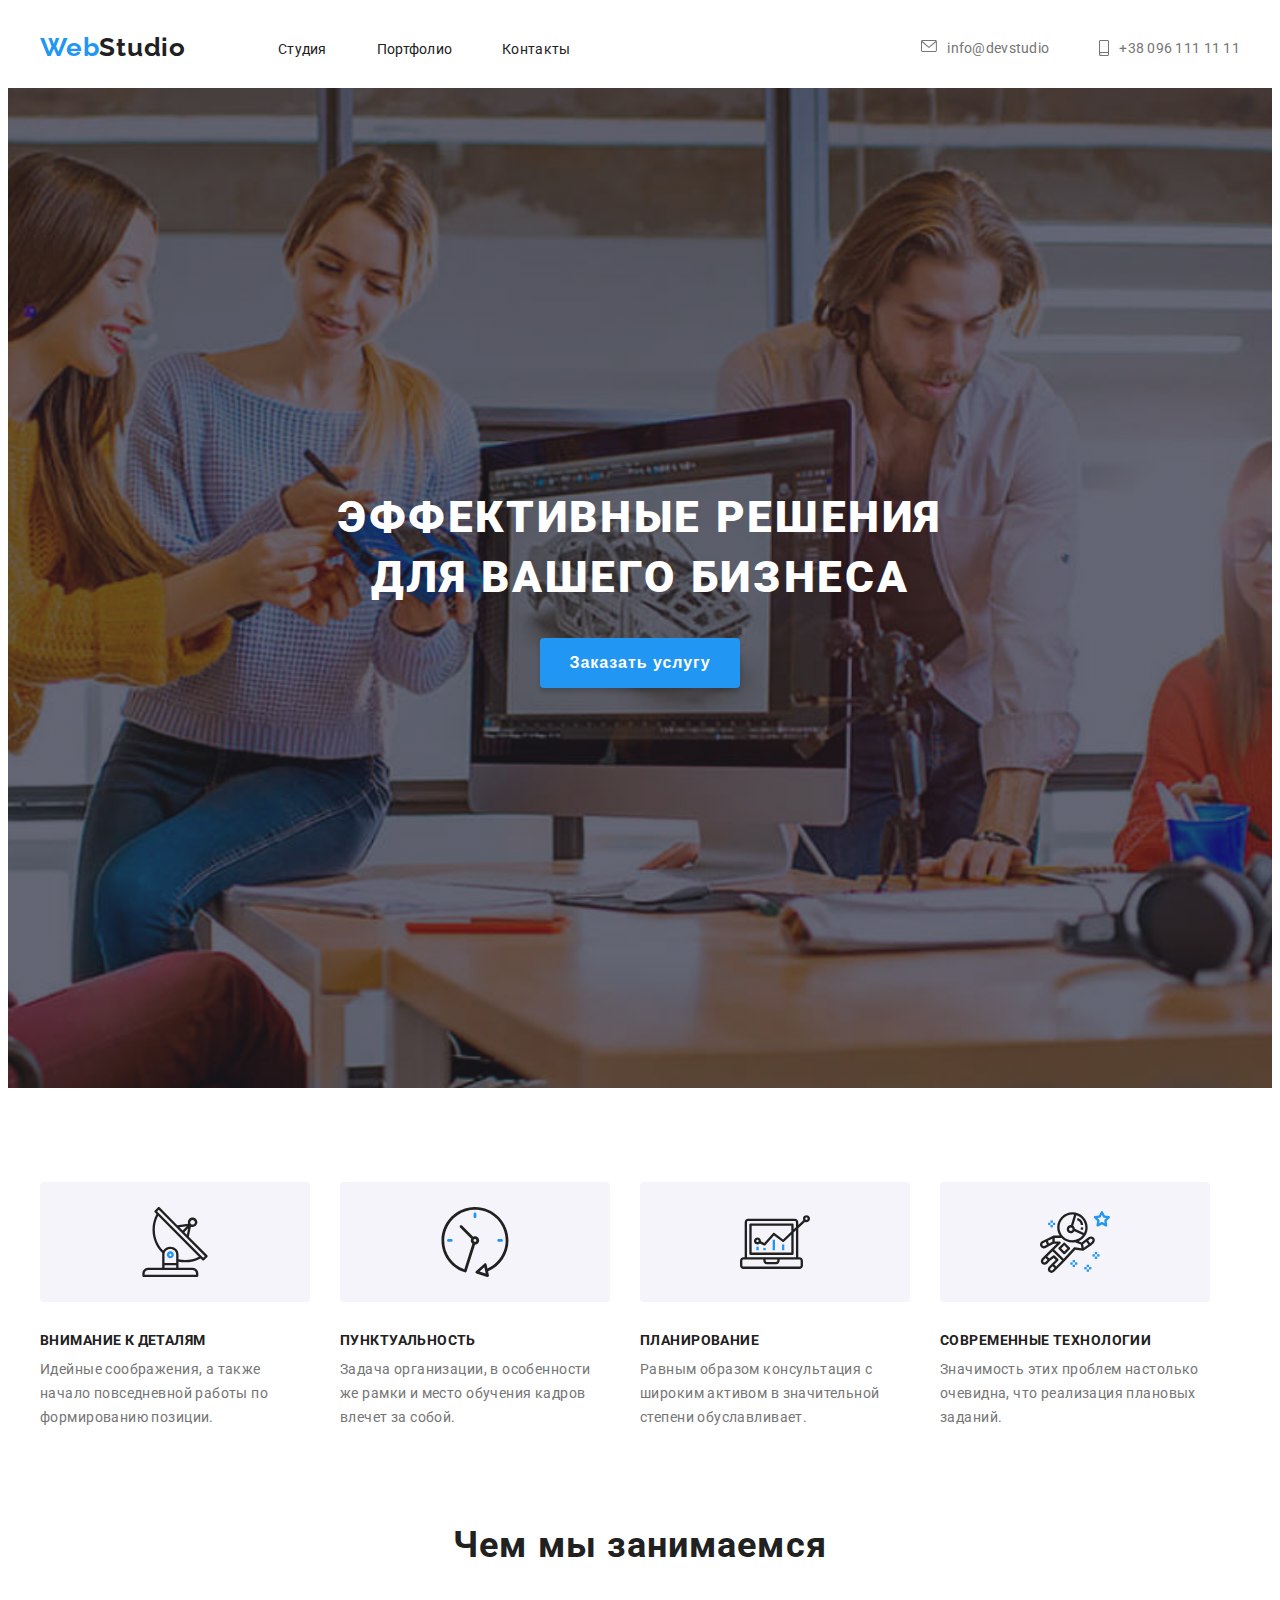
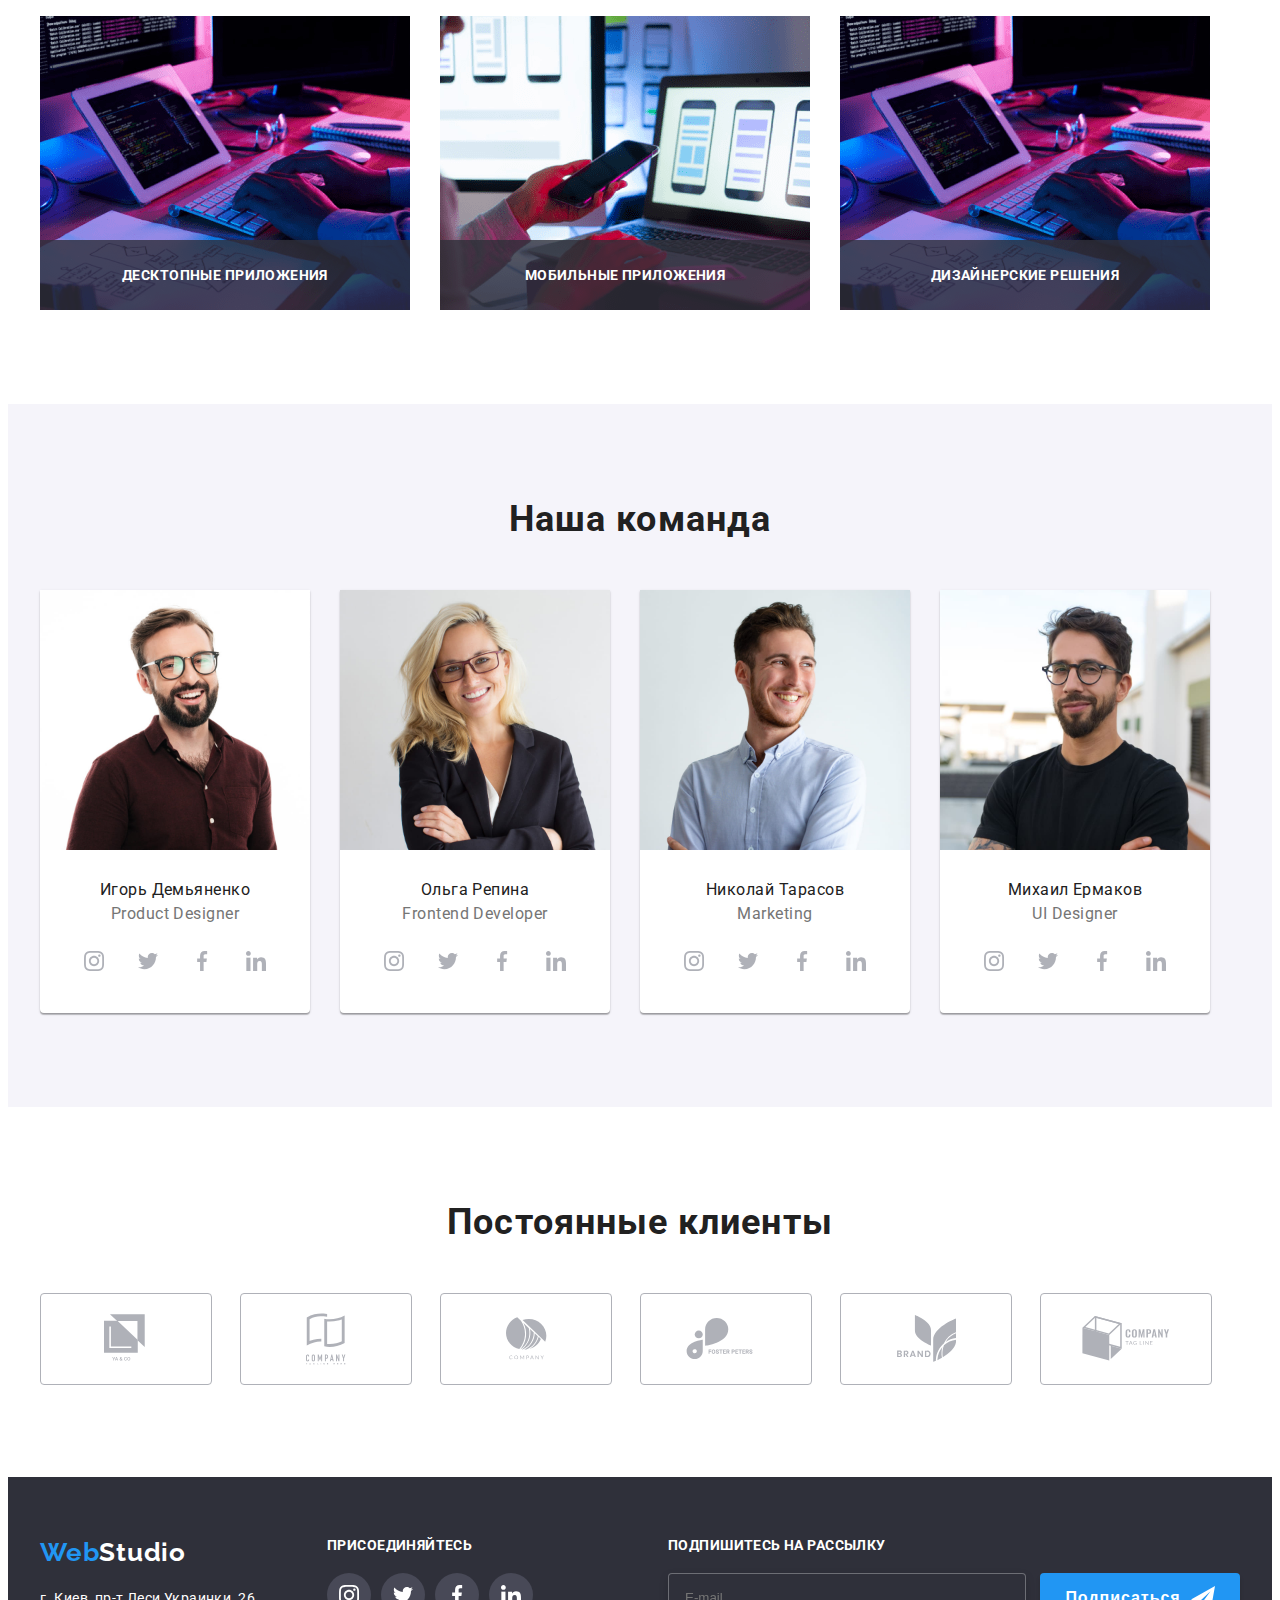
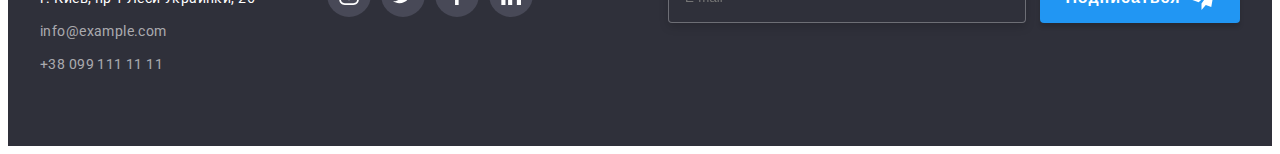
<file: index.html>
<!DOCTYPE html>
<html lang="ru">

<head>
    <meta charset="UTF-8">
    <meta name="viewport" content="width=device-width, initial-scale=1.0">
    <title>Document</title>
    <link rel="preconnect" href="https://fonts.gstatic.com">
    <link href="https://fonts.googleapis.com/css2?family=Raleway:wght@700&family=Roboto:wght@400;500;700;900&display=swap"
        rel="stylesheet">
    <link rel="stylesheet" href="https://cdnjs.cloudflare.com/ajax/libs/modern-normalize/1.0.0/modern-normalize.css"
        integrity="sha512-Zx6MlUMKSVJoQ+83OwhdILe8cSEsCzfqThJd7J/VA2UrK6Ctj85p+xzqfyuNXE5B1k25uUdmJ2OzItbBy9GHAQ=="
        crossorigin="anonymous" />
    <link rel="stylesheet" href="./css/style.css">
</head>

<body >
    <header class="header">
        <div class="container"> 
            <nav class="navigation">
                <a class="logotype" href="./index.html">
                    Web<span class="logo-img">Studio</span>
                </a>
                <ul class="navigation-list list">
                    <li class="navigation-list-item">
                        <a class="navigation-list-link link current" href="./index.html">Студия</a>
                    </li>
                    <li class="navigation-list-item">
                        <a class="navigation-list-link link" href="./portfolio.html">Портфолио</a>
                    </li>
                    <li class="navigation-list-item">
                        <a class="navigation-list-link link" href="#">Контакты</a>
                    </li>
                </ul>
            </nav>

            <ul class="contacts">
                <li class="contacts-list list">
                    <a class="mail-link link" href="mailto:info@devstudio.com">
                        <svg class="mail-list-icon">
                            <use href="./img/sprite.svg.svg#icon-envelope"></use>
                        </svg>info@devstudio
                    </a>
                </li>
                <li class="contacts-list list">
                    <a class="tel-link link" href="tel:+380961111111">
                        <svg class="tel-list-icon">
                            <use href="./img/sprite.svg.svg#icon-smartphone"></use>
                        </svg>+38 096 111 11 11
                    </a>
                </li>
            </ul>
                
            
            
        </div>
    </header>
    
    <main>
        <!--HERO-->
        <section class="hero-container">
            <div class="container">
                <div class="headline-top">
                    <h1 class="headline">Эффективные решения для вашего бизнеса</h1>
                </div>
                <div class="modal-button-block">
                    <button class="modal-button" type="button" data-modal-open>Заказать услугу</button>
                </div> 
            </div> 
        </section>
        
        <!--BENEFITS-->
        <section class="benefits">
            <div class="container">
                <h2 hidden>Benefits</h2>
                <ul class="text-container list">
                    <li class="description">
                        <div class="description-list-link">
                            <svg class="description-list-icon">
                                <use href="./img/sprite.svg.svg#icon-antenna"></use>
                            </svg>
                        </div>
                        <h3 class="title-benefits">Внимание к деталям</h3>
                        <p class="description-text">Идейные соображения, а также начало повседневной работы по формированию позиции.</p>    
                    </li>

                    <li class="description">
                        <div class="description-list-link">
                            <svg class="description-list-icon">
                                <use href="./img/sprite.svg.svg#icon-clock"></use>
                            </svg>
                        </div>
                        <h3 class="title-benefits">Пунктуальность</h3>
                        <p class="description-text">Задача организации, в особенности же рамки и место обучения кадров влечет за собой.</p>
                    </li>

                    <li class="description">
                        <div class="description-list-link">
                            <svg class="description-list-icon">
                                <use href="./img/sprite.svg.svg#icon-diagram"></use>
                            </svg>
                        </div>
                        <h3 class="title-benefits">Планирование</h3>
                        <p class="description-text">Равным образом консультация с широким активом в значительной степени обуславливает.</p>
                    </li>

                    <li class="description">
                        <div class="description-list-link">
                            <svg class="description-list-icon">
                                <use href="./img/sprite.svg.svg#icon-astronaut"></use>
                            </svg>
                        </div>
                        <h3 class="title-benefits">Современные технологии</h3>
                        <p class="description-text">Значимость этих проблем настолько очевидна, что реализация плановых заданий.</p> 
                    </li>
                </ul>
            </div>
        </section>

        <!--mission-->
        <section class="options">
            <div class="container">
                <h2 class="options-title">Чем мы занимаемся</h2>
                <ul class="images-container list">
                    <li class="images">
                        <img class="foto-task" src="./img/our_deals/img1.png" alt="верстает код" width="370px">
                        <div class="text-list">
                            <p class="text-position">Десктопные приложения</p>
                        </div>
                    </li>
                    <li class="images">
                        <img class="foto-task" src="./img/our_deals/img2.png" alt="разрабатывает дизайн" width="370px">
                        <div class="text-list">
                            <p class="text-position">Мобильные приложения</p>
                        </div>
                    </li>
                    <li class="images">
                        <img class="foto-task" src="./img/our_deals/img3.png" alt="подберает соотношение цветов" width="370px">
                        <div class="text-list">
                            <p class="text-position">Дизайнерские решения</p>
                        </div>
                    </li>
                </ul>
            </div>
        </section>

        <!--team-->
        <section class="prof-team">
            <div class="container">
                <h2 class="title title-team">Наша команда</h2>
                <ul class="team-container list">
                    <li class="team-list">
                        <img class="foto photo" src="./img/our_team/igor_demyanenko.jpg" alt="Игорь Демьяненко" width="270px">
                        <div class="name-list">
                            <h3 class="specialists">Игорь Демьяненко</h3>
                            <p class="profession" lang="en">Product Designer</p>
                            <ul class="list social-list">
                                <li class="social-list-item"> 
                                    <a href="#" class="social-list-link">
                                       <svg class="social-list-icon">
                                           <use href="./img/sprite.svg.svg#icon-instagram"></use>
                                       </svg>
                                    </a>
                                </li>
                                <li class="social-list-item"> 
                                    <a href="#" class="social-list-link">
                                       <svg class="social-list-icon">
                                           <use href="./img/sprite.svg.svg#icon-twitter"></use>
                                       </svg>
                                    </a>
                                </li>
                                <li class="social-list-item"> 
                                    <a href="#" class="social-list-link">
                                        <svg class="social-list-icon">
                                            <use href="./img/sprite.svg.svg#icon-facebook"></use>
                                        </svg>
                                    </a>
                                </li>
                                <li class="social-list-item">
                                    <a href="#" class="social-list-link">
                                        <svg class="social-list-icon">
                                            <use href="./img/sprite.svg.svg#icon-linkedin"></use>
                                        </svg>
                                    </a>
                                </li>
                            </ul>
                        </div>
                    </li>
                    <li class="team-list">
                        <img class="foto photo" src="./img/our_team/olha_repina.jpg" alt="Ольга Репина" width="270px">
                        <div class="name-list">
                            <h3 class="specialists">Ольга Репина</h3>
                            <p class="profession" lang="en">Frontend Developer</p>
                            <ul class="list social-list">
                                <li class="social-list-item">
                                    <a href="#" class="social-list-link">
                                        <svg class="social-list-icon">
                                            <use href="./img/sprite.svg.svg#icon-instagram"></use>
                                        </svg>
                                    </a>
                                </li>
                                <li class="social-list-item">
                                    <a href="#" class="social-list-link">
                                        <svg class="social-list-icon">
                                            <use href="./img/sprite.svg.svg#icon-twitter"></use>
                                        </svg>
                                    </a>
                                </li>
                                <li class="social-list-item">
                                    <a href="#" class="social-list-link">
                                        <svg class="social-list-icon">
                                            <use href="./img/sprite.svg.svg#icon-facebook"></use>
                                        </svg>
                                    </a>
                                </li>
                                <li class="social-list-item">
                                    <a href="#" class="social-list-link">
                                        <svg class="social-list-icon">
                                            <use href="./img/sprite.svg.svg#icon-linkedin"></use>
                                        </svg>
                                    </a>
                                </li>
                            </ul>
                        </div>
                    </li>
                    <li class="team-list">
                        <img class="foto photo" src="./img/our_team/nikolay_tarasov.jpg" alt="Николай Тарасов" width="270px">
                        <div class="name-list">
                            <h3 class="specialists">Николай Тарасов</h3>
                            <p class="profession" lang="en">Marketing</p>
                            <ul class="list social-list">
                                <li class="social-list-item">
                                    <a href="#" class="social-list-link">
                                        <svg class="social-list-icon">
                                            <use href="./img/sprite.svg.svg#icon-instagram"></use>
                                        </svg>
                                    </a>
                                </li>
                                <li class="social-list-item">
                                    <a href="#" class="social-list-link">
                                        <svg class="social-list-icon">
                                            <use href="./img/sprite.svg.svg#icon-twitter"></use>
                                        </svg>
                                    </a>
                                </li>
                                <li class="social-list-item">
                                    <a href="#" class="social-list-link">
                                        <svg class="social-list-icon">
                                            <use href="./img/sprite.svg.svg#icon-facebook"></use>
                                        </svg>
                                    </a>
                                </li>
                                <li class="social-list-item">
                                    <a href="#" class="social-list-link">
                                        <svg class="social-list-icon">
                                            <use href="./img/sprite.svg.svg#icon-linkedin"></use>
                                        </svg>
                                    </a>
                                </li>
                            </ul>
                        </div>
                    </li>
                    <li class="team-list">
                        <img class="foto photo" src="./img/our_team/michael_yermakov.jpg" alt="Михаил Ермаков" width="270px">
                        <div class="name-list">
                            <h3 class="specialists">Михаил Ермаков</h3>
                            <p class="profession" lang="en">UI Designer</p>
                            <ul class="list social-list">
                                <li class="social-list-item">
                                    <a href="#" class="social-list-link">
                                        <svg class="social-list-icon">
                                            <use href="./img/sprite.svg.svg#icon-instagram"></use>
                                        </svg>
                                    </a>
                                </li>
                                <li class="social-list-item">
                                    <a href="#" class="social-list-link">
                                        <svg class="social-list-icon">
                                            <use href="./img/sprite.svg.svg#icon-twitter"></use>
                                        </svg>
                                    </a>
                                </li>
                                <li class="social-list-item">
                                    <a href="#" class="social-list-link">
                                        <svg class="social-list-icon">
                                            <use href="./img/sprite.svg.svg#icon-facebook"></use>
                                        </svg>
                                    </a>
                                </li>
                                <li class="social-list-item">
                                    <a href="#" class="social-list-link">
                                        <svg class="social-list-icon">
                                            <use href="./img/sprite.svg.svg#icon-linkedin"></use>
                                        </svg>
                                    </a>
                                </li>
                            </ul>
                        </div>
                    </li>
                </ul>
            </div>
        </section>

        <section class="client">
            <div class="container">
                <h2 class="client-title">Постоянные клиенты</h2>
                <ul class="list client-list">
                    <li class="client-list-item">
                        <a href="#" class="client-list-link">
                            <svg class="client-list-icon" width="45" height="50">
                                <use href="./img/sprite.svg.svg#icon-logo-1"></use>
                            </svg>
                        </a>
                    </li>
                    <li class="client-list-item">
                        <a href="#" class="client-list-link">
                            <svg class="client-list-icon" width="40" height="52">
                                <use href="./img/sprite.svg.svg#icon-logo-2"></use>
                            </svg>
                        </a>
                    </li>
                    <li class="client-list-item">
                        <a href="#" class="client-list-link">
                            <svg class="client-list-icon" width="41" height="43">
                                <use href="./img/sprite.svg.svg#icon-logo-3"></use>
                            </svg>
                        </a>
                    </li>
                    <li class="client-list-item">
                        <a href="#" class="client-list-link">
                            <svg class="client-list-icon" width="80" height="42">
                                <use href="./img/sprite.svg.svg#icon-logo-4"></use>
                            </svg>
                        </a>
                    </li>
                    <li class="client-list-item">
                        <a href="#" class="client-list-link">
                            <svg class="client-list-icon" width="59" height="47">
                                <use href="./img/sprite.svg.svg#icon-logo-5"></use>
                            </svg>
                        </a>
                    </li>
                    <li class="client-list-item">
                        <a href="#" class="client-list-link">
                            <svg class="client-list-icon" width="88" height="45">
                                <use href="./img/sprite.svg.svg#icon-logo-6"></use>
                            </svg>
                        </a>
                    </li>
                </ul>
            </div>
        </section>
    </main>

    <footer class="footer">
        <div class="container">
            <div class="footer-container">
                <div class="logo-footer-item">
                    
                    <a class="logo link" href="./index.html">
                        Web<span class="logo-style-footer">Studio</span>
                    </a>
                
                    <address class="address">
                        <ul class="contacts-container-bottom list">
                            <li class="contacts-block">
                                <a class="contacts-list-link link" href="https://goo.gl/maps/PsjufFxybUBxxn2h6" target="_blank">г. Киев,
                                пр-т Леси Украинки, 26</a>
                            </li>
                            <li class="contacts-block">
                                <a class="contacts-list-link  contacts_list link" href="mailto:info@example.com">info@example.com</a>
                            </li>
                            <li class="contacts-block">
                                <a class="contacts-list-link contacts_list link" href="tel:+380991111111">+38 099 111 11 11</a>
                            </li>
                        </ul>
                    </address>     
                </div>      
                
                
                <div class="footer-social-block">
                    <b class="footer-social-title">Присоединяйтесь</b>
                    <ul class="list footer-social-list">
                        <li class="footer-social-list-item">
                            <a href="#" class="footer-social-list-link">
                                <svg class="footer-social-list-icon">
                                    <use href="./img/sprite.svg.svg#icon-instagram"></use>
                                </svg>
                            </a>
                        </li>
                        <li class="footer-social-list-item">
                            <a href="#" class="footer-social-list-link">
                                <svg class="footer-social-list-icon">
                                    <use href="./img/sprite.svg.svg#icon-twitter"></use>
                                </svg>
                            </a>
                        </li>
                        <li class="footer-social-list-item">
                            <a href="#" class="footer-social-list-link">
                                <svg class="footer-social-list-icon">
                                    <use href="./img/sprite.svg.svg#icon-facebook"></use>
                                </svg>
                            </a>
                        </li>
                        <li class="footer-social-list-item">
                            <a href="#" class="footer-social-list-link">
                                <svg class="footer-social-list-icon">
                                    <use href="./img/sprite.svg.svg#icon-linkedin"></use>
                                </svg>
                            </a>
                        </li>
                    </ul>
                </div>
                <form class="modal-form-sub">
                    <b class="sub-title">Подпишитесь на рассылку</b>
                    <span class="sub-item">
                        <input type="email" name="user-email" class="modal-form-input-sub" placeholder="E-mail">
                        <button type="submit" class="modal-form-sub-btn">Подписаться
                            <svg class="modal-form-sub-btn-icon">
                                <use href="./img/sprite.svg.svg#icon-icon-send"></use>
                            </svg>
                        </button>
                    </span>
                </form>
            </div>

        </div>
    </footer>

    <div class="backdrop is-hidden" data-modal>
        <div class="modal">
            <button type="button" class="modal-close-btn" data-modal-close>
                <svg class="close-btn-icon">
                    <use href="./img/sprite.svg.svg#icon-vector"></use>
                </svg>
            </button>

            <form action="#" class="modal-form">
                <p class="modal-form-title">Оставьте свои данные, мы вам перезвоним</p>
                <label class="modal-form-label">
                    Имя
                    <span class="modal-form-wrapper">
                        <input type="text" name="user-name" class="modal-form-input">
                        <svg class="modal-form-input-icon">
                            <use href="./img/sprite.svg.svg#icon-vector1"></use>
                        </svg>
                    </span>
                </label>

                <label class="modal-form-label">
                    Телефон
                    <span class="modal-form-wrapper">
                        <input type="tel" name="user-phone" class="modal-form-input">
                        <svg class="modal-form-input-icon">
                            <use href="./img/sprite.svg.svg#icon-vector2"></use>
                        </svg>
                    </span>
                </label>

                <label class="modal-form-label">
                    Почта
                    <span class="modal-form-wrapper">
                        <input type="email" name="user-email" class="modal-form-input">
                        <svg class="modal-form-input-icon">
                            <use href="./img/sprite.svg.svg#icon-vector3"></use>
                        </svg>
                    </span>
                </label>

                <label class="modal-form-label">
                    Коментарии
                    <textarea name="user-message" class="modal-form-message" placeholder="Введите текст"></textarea>
                </label>

                <span class="modal-checkbox">
                    <input type="checkbox" name="user-policy" id="check_policy" class="modal-form-check-policy visually-hidden">
                    <label for="check_policy" class="modal-form-label-policy">Соглашаюсь с рассылкой и принимаю &nbsp<a
                            class="check-link" href="#">Условия
                            договора</a>
                </span>
                <button type="submit" class="modal-form-btn">Отправить</button>
            </form>
        </div>
    </div>

    <script src="./js/modal.js"></script>
</body>
</file>
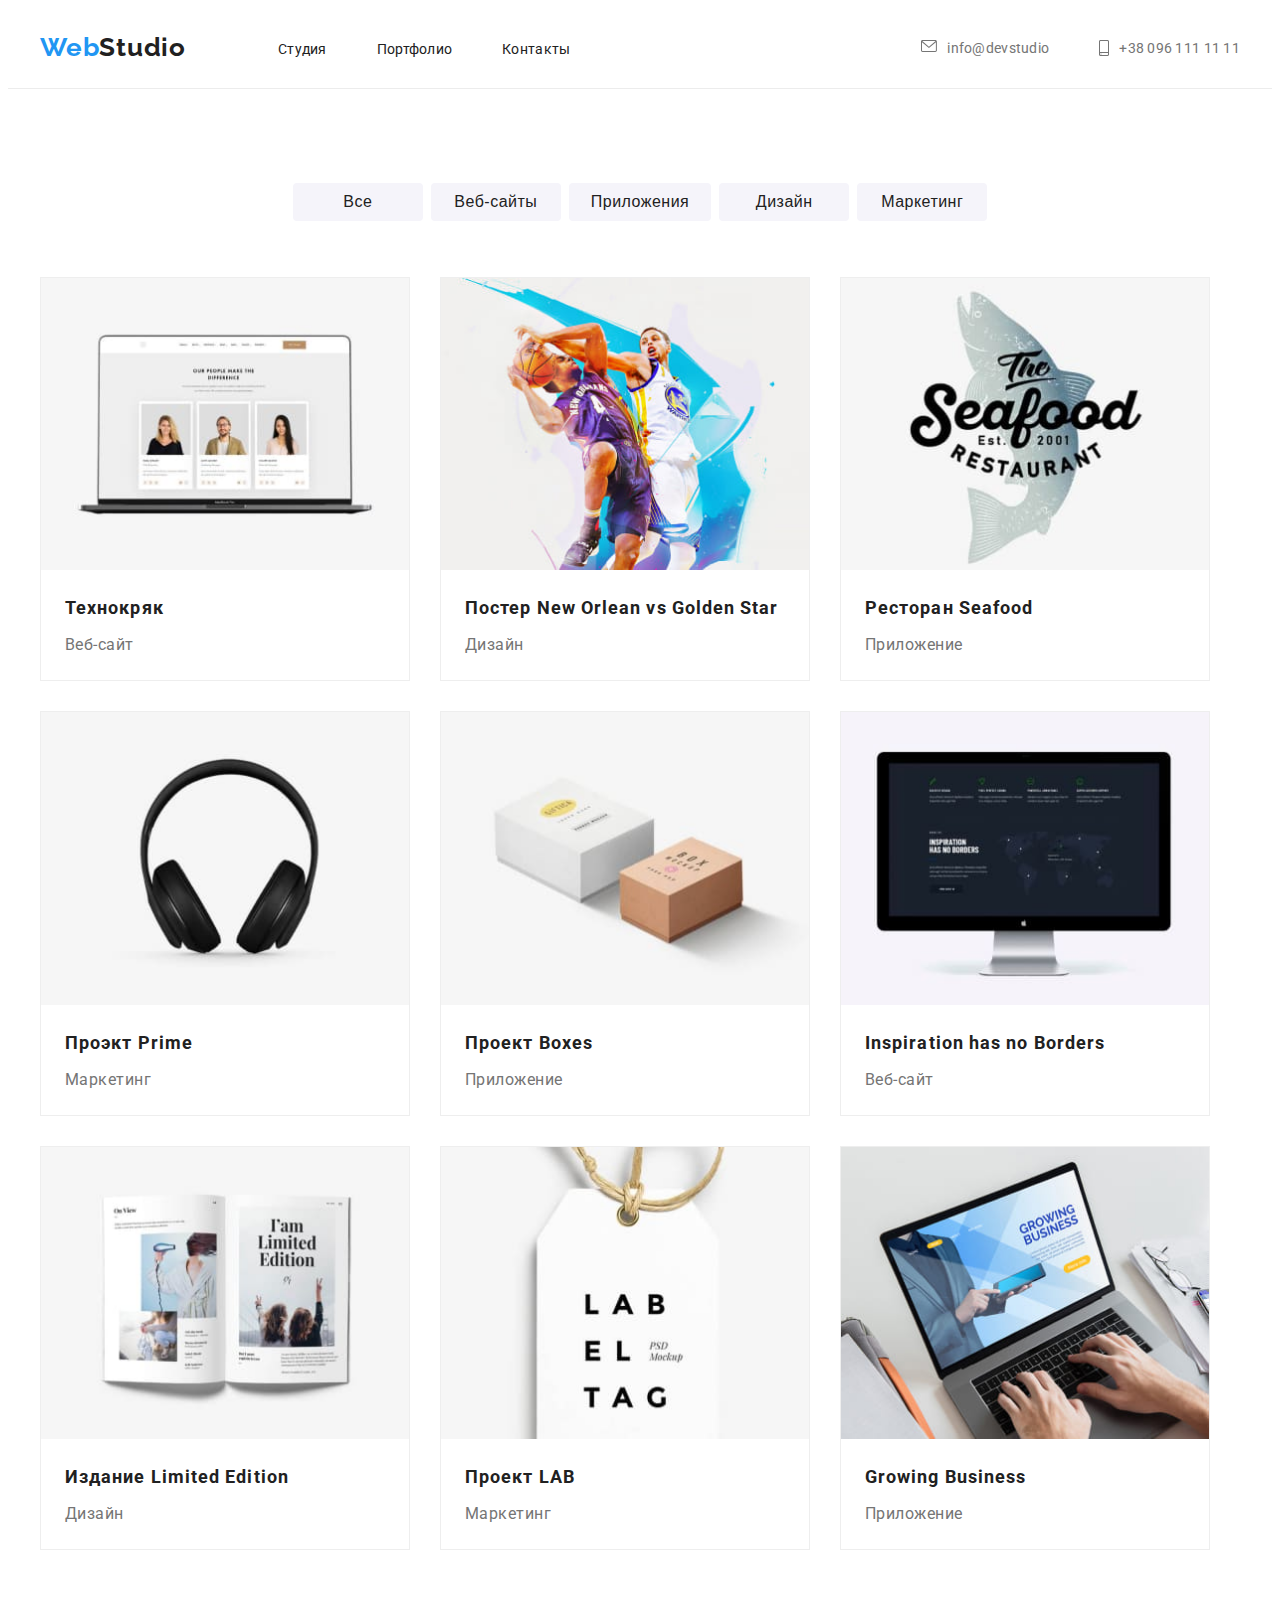
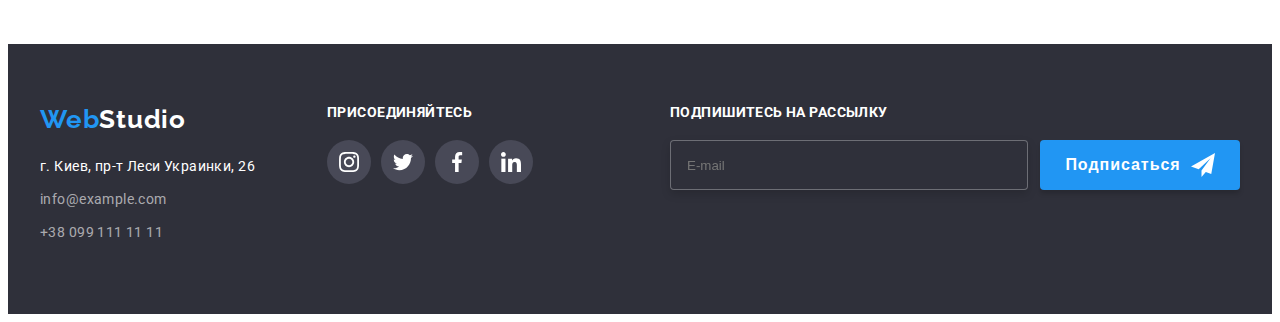
<file: portfolio.html>
<!DOCTYPE html>
<html lang="ru">
<head>
    <meta charset="UTF-8">
    <meta name="viewport" content="width=device-width, initial-scale=1.0">
    <title>Document</title>
    <link rel="preconnect" href="https://fonts.gstatic.com">
    <link href="https://fonts.googleapis.com/css2?family=Raleway:wght@700&family=Roboto:wght@400;500;700;900&display=swap"
        rel="stylesheet">
    <link rel="stylesheet" href="https://cdnjs.cloudflare.com/ajax/libs/modern-normalize/1.0.0/modern-normalize.css"
        integrity="sha512-Zx6MlUMKSVJoQ+83OwhdILe8cSEsCzfqThJd7J/VA2UrK6Ctj85p+xzqfyuNXE5B1k25uUdmJ2OzItbBy9GHAQ=="
        crossorigin="anonymous" />
    <link rel="stylesheet" href="./css/portfolio.css">
</head>

<body>
    <header class="header">
        <div class="container">
            <nav class="navigation">
                <a class="logotype" href="./index.html">
                    Web<span class="logo-img">Studio</span>
                </a>
                <ul class="navigation-list list">
                    <li class="navigation-list-item">
                        <a class="navigation-list-link link" href="./index.html">Студия</a>
                    </li>
                    <li class="navigation-list-item">
                        <a class="navigation-list-link link current-prof" href="./portfolio.html">Портфолио</a>
                    </li>
                    <li class="navigation-list-item">
                        <a class="navigation-list-link link" href="#">Контакты</a>
                    </li>
                </ul>
            </nav>

            <ul class="contacts">
                <li class="contacts-list list">
                    <a class="mail-link link" href="mailto:info@devstudio.com">
                        <svg class="mail-list-icon">
                            <use href="./img/sprite.svg.svg#icon-envelope"></use>
                        </svg>info@devstudio
                    </a>
                </li>
                <li class="contacts-list list">
                    <a class="tel-link link" href="tel:+380961111111">
                        <svg class="tel-list-icon">
                            <use href="./img/sprite.svg.svg#icon-smartphone"></use>
                        </svg>+38 096 111 11 11
                    </a>
                </li>  
            </ul>

        </div>
    </header>

    <!--Navigation-->
    <main>
        <section class="information-container">
            <div class="container">
                <div class="btn-block">
                    <h1 hidden>Портфолио</h1>
                    <ul class="btn-list-item list">
                        <li class="btn-list">
                            <button class="btn-list-link link" type="button">Все</button>
                        </li>
                        <li class="btn-list">
                            <button class="btn-list-link link" type="button">Веб-сайты</button>
                        </li>
                        <li class="btn-list">
                            <button class="btn-list-link link" type="button">Приложения</button>
                        </li>
                        <li class="btn-list">
                            <button class="btn-list-link link" type="button">Дизайн</button>
                        </li>
                        <li class="btn-list">
                            <button class="btn-list-link link" type="button">Маркетинг</button>
                        </li>
                    </ul>
                </div>
            </div>  
        
            <!--GALLERY-->
            <div class="container">
                <h2 hidden>Наши работы</h2>
                <ul class="gallery-board list">
                    <li class="gallery-list">
                        <a href="#" class="gallery-list-link link">
                            <div class="overlay-block">
                                <img class="foto-gallery" src="./img/portfolio/laptop.jpg" alt="laptop" width="370px">
                                <p class="overlay">Технокряк это современная площадка распространения коронавируса.
                                    Компании используют эту платформу для цифрового
                                    шпионажа и атак на защищённые сервера конкурентов.</p>
                            </div>
                            <div class="gallery-desc">
                                <h3 class="gallery-title">Технокряк</h3>
                                <p class="description">Веб-сайт</p>
                            </div>
                        </a> 
                    </li>
                    <li class="gallery-list">
                        <a href="#" class="gallery-list-link link">
                            <div class="overlay-block">
                                <img class="foto-gallery" src="./img/portfolio/color-picture.jpg" alt="color-picture" width="370px">
                                <p class="overlay">Технокряк это современная площадка распространения коронавируса.
                                Компании используют эту платформу для цифрового
                                шпионажа и атак на защищённые сервера конкурентов.</p>
                            </div>
                            <div class="gallery-desc">
                                <h3 class="gallery-title">Постер New Orlean vs Golden Star</h3>
                                <p class="description">Дизайн</p>
                            </div>
                        </a>   
                    </li>
                    <li class="gallery-list">
                        <a href="#" class="gallery-list-link link">
                            <div class="overlay-block">
                                <img class="foto-gallery" src="./img/portfolio/seafood.jpg" alt="restaurant_seafood" width="370px">
                                <p class="overlay">Технокряк это современная площадка распространения коронавируса.
                                Компании используют эту платформу для цифрового
                                шпионажа и атак на защищённые сервера конкурентов.</p>
                            </div>
                            <div class="gallery-desc">
                                <h3 class="gallery-title">Ресторан Seafood</h3>
                                <p class="description">Приложение</p>
                            </div>
                        </a>
                    </li>
                    <li class="gallery-list">
                        <a href="#" class="gallery-list-link link">
                            <div class="overlay-block">
                                <img class="foto-gallery" src="./img/portfolio/headphone.jpg" alt="headphone" width="370px">
                                <p class="overlay">Технокряк это современная площадка распространения коронавируса.
                                Компании используют эту платформу для цифрового
                                шпионажа и атак на защищённые сервера конкурентов.</p>
                            </div>
                            <div class="gallery-desc">
                                <h3 class="gallery-title">Проэкт Prime</h3>
                                <p class="description">Маркетинг</p>
                            </div>
                        </a>
                    </li>
                    <li class="gallery-list">
                        <a href="#" class="gallery-list-link link">
                            <div class="overlay-block">
                                <img class="foto-gallery" src="./img/portfolio/boxes.jpg" alt="boxes" width="370px">
                                <p class="overlay">Технокряк это современная площадка распространения коронавируса.
                                Компании используют эту платформу для цифрового
                                шпионажа и атак на защищённые сервера конкурентов.</p>
                            </div>
                            <div class="gallery-desc">
                                <h3 class="gallery-title">Проект Boxes</h3>
                                <p class="description">Приложение</p>
                            </div>
                        </a> 
                    </li>
                    <li class="gallery-list">
                        <a href="#" class="gallery-list-link link">
                            <div class="overlay-block">
                                <img class="foto-gallery" src="./img/portfolio/monitor.jpg" alt="monitor" width="370px">
                                <p class="overlay">Технокряк это современная площадка распространения коронавируса.
                                    Компании используют эту платформу для цифрового
                                    шпионажа и атак на защищённые сервера конкурентов.</p>
                            </div>
                            <div class="gallery-desc">
                                <h3 class="gallery-title">Inspiration has no Borders</h3>
                                <p class="description">Веб-сайт</p>
                            </div>
                        </a>
                    </li>
                    <li class="gallery-list">
                        <a href="#" class="gallery-list-link link">
                            <div class="overlay-block">
                                <img class="foto-gallery" src="./img/portfolio/magazine.jpg" alt="magazine" width="370px">
                                <p class="overlay">Технокряк это современная площадка распространения коронавируса.
                                Компании используют эту платформу для цифрового
                                шпионажа и атак на защищённые сервера конкурентов.</p>
                            </div>
                            <div class="gallery-desc">
                                <h3 class="gallery-title">Издание Limited Edition</h3>
                                <p class="description">Дизайн</p>
                            </div>
                        </a>
                    </li>
                    <li class="gallery-list">
                        <a href="#" class="gallery-list-link link">
                            <div class="overlay-block">
                                <img class="foto-gallery" src="./img/portfolio/leib.jpg" alt="leib" width="370px">
                                <p class="overlay">Технокряк это современная площадка распространения коронавируса.
                                Компании используют эту платформу для цифрового
                                шпионажа и атак на защищённые сервера конкурентов.</p>
                            </div>
                            <div class="gallery-desc">
                                <h3 class="gallery-title">Проект LAB</h3>
                                <p class="description">Маркетинг</p>
                            </div>
                        </a>
                    </li>
                    <li class="gallery-list">
                        <a href="#" class="gallery-list-link link">
                            <div class="overlay-block">
                                <img class="foto-gallery" src="./img/portfolio/type-up.jpg" alt="type-up" width="370px">
                                <p class="overlay">Технокряк это современная площадка распространения коронавируса.
                                Компании используют эту платформу для цифрового
                                шпионажа и атак на защищённые сервера конкурентов.</p>
                            </div>
                            <div class="gallery-desc">
                                <h3 class="gallery-title">Growing Business</h3>
                                <p class="description">Приложение</p>
                            </div>
                        </a>
                    </li>
                </ul>
               
                
            </div>
            
        </section>
    </main>

    <footer class="footer">
        <div class="container">
            <div class="footer-container">
                <div class="logo-footer-item">
    
                    <a class="logo link" href="./index.html">
                        Web<span class="logo-style-footer">Studio</span>
                    </a>
                
                    <address class="address">
                        <ul class="contacts-container-bottom list">
                            <li class="contacts-block">
                                <a class="contacts-list-link link" href="https://goo.gl/maps/PsjufFxybUBxxn2h6" target="_blank">г. Киев,
                                    пр-т
                                    Леси Украинки,
                                    26</a>
                            </li>
                            <li class="contacts-block">
                                <a class="contacts-list-link  contacts_list link" href="mailto:info@example.com">info@example.com</a>
                            </li>
                            <li class="contacts-block">
                                <a class="contacts-list-link contacts_list link" href="tel:+380991111111">+38 099 111 11 11</a>
                            </li>
                        </ul>
                    </address>
                </div>
                
                <div class="footer-social-block">
                    <b class="footer-social-title">Присоединяйтесь</b>
                    <ul class="list footer-social-list">
                        <li class="footer-social-list-item">
                            <a href="#" class="footer-social-list-link">
                                <svg class="footer-social-list-icon">
                                    <use href="./img/sprite.svg.svg#icon-instagram"></use>
                                </svg>
                            </a>
                        </li>
                        <li class="footer-social-list-item">
                            <a href="#" class="footer-social-list-link">
                                <svg class="footer-social-list-icon">
                                    <use href="./img/sprite.svg.svg#icon-twitter"></use>
                                </svg>
                            </a>
                        </li>
                        <li class="footer-social-list-item">
                            <a href="#" class="footer-social-list-link">
                                <svg class="footer-social-list-icon">
                                    <use href="./img/sprite.svg.svg#icon-facebook"></use>
                                </svg>
                            </a>
                        </li>
                        <li class="footer-social-list-item">
                            <a href="#" class="footer-social-list-link">
                                <svg class="footer-social-list-icon">
                                    <use href="./img/sprite.svg.svg#icon-linkedin"></use>
                                </svg>
                            </a>
                        </li>
                    </ul>
                </div>
                <form class="modal-form-sub">
                    <b class="sub-title">Подпишитесь на рассылку</b>
                    <span class="sub-item">
                        <input type="email" name="user-email" class="modal-form-input-sub" placeholder="E-mail">
                        <button type="submit" class="modal-form-sub-btn">Подписаться
                            <svg class="modal-form-sub-btn-icon">
                                <use href="./img/sprite.svg.svg#icon-icon-send"></use>
                            </svg>
                        </button>
                    </span>
                </form>
            </div>
            
        </div>
    </footer>
    
</body>

</html>
</file>
<file: css/style.css>
:root {
  --main-color: #ffffff;
  --dark-topic: #2f303a;
  --logo-span: #2196f3;
  --btn: #2196f3;
  --btn-back: #2196f3;
  --top-battom: #2f303a;
  --nav-btn: #ffffff;
  --logo-nav-header: #212121;
  --title-spec: #212121;
  --address-hover-focus: #2196f3;
  --mail-tel: #757575;
  --text: #757575;
  --prof-desc: #757575;
  --prof-team: #f5f4fa;
  --footer-icon: #ffffff;
}
body {
  font-family: "Roboto", sans-serif;
  background-size: contain;
}
h1,
h2,
h3,
p {
  margin: 0;
}
ul {
  margin: 0;
  padding: 0;
}
img {
  display: block;
  max-width: 100%;
  height: auto;
}
.list {
  list-style: none;
}
.link {
  text-decoration: none;
}
.address {
  font-style: normal;
}
.visually-hidden {
  position: absolute !important;
  clip: rect(1px 1px 1px 1px); /* IE6, IE7 */
  clip: rect(1px, 1px, 1px, 1px);
  padding: 0 !important;
  border: 0 !important;
  height: 1px !important;
  width: 1px !important;
  overflow: hidden;
}
.current::after {
  content: "";
  position: absolute;
  left: 0;
  bottom: 0;
  width: 48px;
  height: 4px;
  background-color: var(--line);
  border-radius: 2px;

  opacity: 0;
  transition: opacity 250ms cubic-bezier(0.4, 0, 0.2, 1);
}
.current:hover::after,
.current:focus::after {
  opacity: 1;
}
/*====== HEADER ======*/
.container {
  width: 1200px;
  margin-left: auto;
  margin-right: auto;
  padding-left: 15px;
  padding-right: 15px;
}
.header {
  background: var(--main-color);
}
.header .container {
  display: flex;
}
.logotype {
  font-family: Raleway;
  font-weight: 700;
  font-size: 26px;
  line-height: 1.174;
  letter-spacing: 0.03em;
  color: var(--logo-span);
  text-decoration: none;
  padding-top: 24px;
  padding-bottom: 25px;
  width: 145px;
  margin-right: 93px;
  cursor: pointer;
}
.logo-img {
  color: var(--logo-nav-header);
}
.navigation {
  display: flex;
  align-items: center;
}
.navigation-list {
  display: flex;
  align-items: center;
}
.navigation-list-item:not(:last-child) {
  margin-right: 50px;
}
.navigation-list-link {
  font-weight: 400;
  font-size: 14px;
  line-height: 1.143;
  letter-spacing: 0.02em;
  color: var(--logo-nav-header);
  padding-top: 32px;
  padding-bottom: 32px;

  position: relative;

  transition: color 250ms cubic-bezier(0.4, 0, 0.2, 1);
}
.navigation-list-link:hover,
.navigation-list-link:focus {
  color: var(--address-hover-focus);
}
.contacts {
  display: flex;
  align-items: flex-end;
  margin-left: auto;
}
.mail-list-icon {
  width: 16px;
  height: 12px;
  fill: #757575;
  margin-right: 10px;
  transition: fill 250ms cubic-bezier(0.4, 0, 0.2, 1);
}
.mail-link {
  display: flex;
  font-weight: 400;
  font-size: 14px;
  line-height: 1.143;
  letter-spacing: 0.02em;
  margin-left: auto;
  margin-right: 50px;
  padding-top: 32px;
  padding-bottom: 32px;
  color: var(--mail-tel);
  transition: color 250ms cubic-bezier(0.4, 0, 0.2, 1);
}
.mail-link:hover,
.mail-link:focus {
  color: var(--address-hover-focus);
}
.mail-link:hover .mail-list-icon,
.mail-link:focus .mail-list-icon {
  fill: var(--address-hover-focus);
}
.tel-list-icon {
  width: 10px;
  height: 16px;
  fill: #757575;
  margin-right: 10px;
  transition: fill 250ms cubic-bezier(0.4, 0, 0.2, 1);
}
.tel-link {
  display: flex;
  font-weight: 400;
  font-size: 14px;
  line-height: 1.143;
  letter-spacing: 0.02em;
  padding-top: 32px;
  padding-bottom: 32px;
  color: var(--mail-tel);
  transition: color 250ms cubic-bezier(0.4, 0, 0.2, 1);
}
.tel-link:hover,
.tel-link:focus {
  color: var(--address-hover-focus);
}
.tel-link:hover .tel-list-icon,
.tel-link:focus .tel-list-icon {
  fill: var(--address-hover-focus);
}
/*====== END HEADER ======*/

/*====== HERO ======*/
.container {
  width: 1200px;
  margin-left: auto;
  margin-right: auto;
  padding-left: 15px;
  padding-right: 15px;
}
.hero-container {
  max-width: 1600px;
  height: 600px;
  margin-left: auto;
  margin-right: auto;
  text-align: center;
  align-content: center;
  padding-bottom: 200px;
  padding-top: 200px;
  background-image: linear-gradient(
      to right,
      rgba(47, 48, 58, 0.4),
      rgba(47, 48, 58, 0.4)
    ),
    url("../img/bg_img/Img.jpg");
  background-size: cover;
  background-position: center;
}
.headline-top {
  display: flex;
  flex-wrap: wrap;
  justify-content: center;
  padding-left: 452px;
  padding-right: 452px;
}
.headline {
  font-weight: 900;
  font-size: 44px;
  line-height: 1.363;
  letter-spacing: 0.06em;
  text-transform: uppercase;
  color: var(--main-color);
  min-width: 696px;
  height: 120px;
}
.modal-button {
  min-width: 200px;
  height: 50px;
  font-weight: 700;
  font-size: 16px;
  line-height: 1.875;
  letter-spacing: 0.06em;
  color: var(--main-color);
  background: var(--btn-back);
  border: none;
  border-radius: 4px;
  box-shadow: 0px 4px 4px rgba(0, 0, 0, 0.15);
  cursor: pointer;
}
.modal-button:hover,
.modal-button:focus {
  background: var(--btn);
}
.modal-button-block {
  margin-top: 30px;
}
/*====== END HERO ======*/

/*====== BENEFITS ======*/
.container {
  width: 1200px;
  margin-left: auto;
  margin-right: auto;
  padding-left: 15px;
  padding-right: 15px;
}
.benefits {
  padding-top: 94px;
  padding-bottom: 94px;
}
.options {
  padding-bottom: 94px;
}
.text-container {
  display: flex;
}
.description {
  width: 270px;
  box-sizing: border-box;
}
.description:not(:last-child) {
  margin-right: 30px;
}
.description-list-link {
  width: 270px;
  height: 120px;
  display: flex;
  background-color: #f5f4fa;
  justify-content: center;
  align-items: center;
  border-radius: 4px;
  margin-bottom: 30px;
}
.description-list-icon {
  width: 70px;
  height: 70px;
}
.title-benefits {
  font-weight: 700;
  font-size: 14px;
  line-height: 1.143;
  letter-spacing: 0.03em;
  text-transform: uppercase;
  color: var(--title-spec);
  width: 270px;
  margin-bottom: 10px;
}
.description-text {
  font-weight: 400;
  font-size: 14px;
  line-height: 1.714;
  letter-spacing: 0.03em;
  color: var(--text);
  width: 270px;
}
.options-title {
  font-weight: 700;
  font-size: 36px;
  line-height: 1.167;
  text-align: center;
  letter-spacing: 0.03em;
  color: var(--title-spec);
  margin-bottom: 50px;
}
.images-container {
  display: flex;
  flex-wrap: wrap;
  margin: -15px;
}
.images {
  position: relative;
  width: 370px;
  box-sizing: border-box;
  margin: 15px;
}
.text-position {
  position: absolute;
  display: flex;
  width: 100%;
  height: 70px;
  left: 0;
  bottom: 0;
  font-weight: 700;
  font-size: 14px;
  line-height: 1.143;
  align-items: center;
  text-align: center;
  justify-content: center;
  letter-spacing: 0.03em;
  text-transform: uppercase;
  color: #ffffff;
  background: rgba(47, 48, 58, 0.8);
}
/*====== END BENEFITS ======*/

/*====== TEAM ======*/
.container {
  width: 1200px;
  margin-left: auto;
  margin-right: auto;
  padding-left: 15px;
  padding-right: 15px;
}
.prof-team {
  background: var(--prof-team);
  padding-bottom: 94px;
  padding-top: 94px;
}
.title-team {
  font-weight: 700;
  font-size: 36px;
  line-height: 1.167;
  text-align: center;
  letter-spacing: 0.03em;
  color: var(--title-spec);
  margin-bottom: 50px;
}
.team-list {
  width: 270px;
  background: var(--main-color);
  box-sizing: border-box;
  border-radius: 0px 0px 4px 4px;
  box-shadow: 0px 1px 3px rgba(0, 0, 0, 0.12), 0px 1px 1px rgba(0, 0, 0, 0.14),
    0px 2px 1px rgba(0, 0, 0, 0.2);
  margin: 15px;
}
.team-container {
  display: flex;
  flex-wrap: wrap;
  margin: -15px;
}
.name-list {
  padding: 30px 32px;
}
.specialists {
  font-weight: 400;
  font-size: 16px;
  line-height: 1.188;
  text-align: center;
  letter-spacing: 0.03em;
  color: var(--title-spec);
}
.profession {
  font-weight: normal;
  font-size: 16px;
  line-height: 1.188;
  text-align: center;
  letter-spacing: 0.03em;
  color: var(--prof-desc);
  margin-top: 5px;
  margin-bottom: 16px;
}
.social-list {
  display: flex;
  justify-content: space-between;
}
.social-list-link {
  width: 44px;
  height: 44px;
  border-radius: 50%;
  display: flex;
  align-items: center;
  background-color: #ffffff;
  justify-content: center;
  transition: background-color 250ms cubic-bezier(0.4, 0, 0.2, 1);
}
.social-list-link:hover,
.social-list-link:focus {
  background-color: #2196f3;
}
.social-list-icon {
  width: 20px;
  height: 20px;
  fill: #afb1b8;
  transition: fill 250ms cubic-bezier(0.4, 0, 0.2, 1);
}
.social-list-link:hover .social-list-icon,
.social-list-link:focus .social-list-icon {
  fill: #ffffff;
}
/*====== END TEAM ======*/

/*====== CLIENT ======*/
.container {
  width: 1200px;
  margin-left: auto;
  margin-right: auto;
  padding-left: 15px;
  padding-right: 15px;
}
.client {
  background-color: #ffffff;
  padding-top: 94px;
  padding-bottom: 94px;
}
.client-title {
  font-weight: 700;
  font-size: 36px;
  line-height: 1.167;
  text-align: center;
  letter-spacing: 0.03em;
  color: #212121;
  margin-bottom: 50px;
}
.client-list {
  display: flex;
}
.client-list-item {
  width: 170px;
  height: 90px;
}
.client-list-item:not(:last-child) {
  margin-right: 30px;
}
.client-list-link {
  width: 100%;
  height: 100%;
  background-color: #ffffff;
  display: flex;
  justify-content: center;
  align-items: center;
  border: 1px solid #afb1b8;
  border-radius: 4px;
  transition: background-color 250ms cubic-bezier(0.4, 0, 0.2, 1);
}
.client-list-link:hover,
.client-list-link:focus {
  border-color: #2196f3;
}
.client-list-icon {
  fill: #afb1b8;
  transition: fill 250ms cubic-bezier(0.4, 0, 0.2, 1);
}
.client-list-link:hover .client-list-icon,
.client-list-link:focus .client-list-icon {
  fill: var(--btn);
}

/*====== FOOTER ======*/
.container {
  width: 1200px;
  margin-left: auto;
  margin-right: auto;
  padding-left: 15px;
  padding-right: 15px;
}
.footer {
  padding-top: 60px;
  padding-bottom: 60px;
  background: var(--dark-topic);
}
.footer-container {
  display: flex;
}
.logo-style-footer {
  color: var(--main-color);
}
.logo {
  display: block;
  font-family: Raleway;
  font-weight: 700;
  font-size: 26px;
  line-height: 1.174;
  letter-spacing: 0.03em;
  color: var(--logo-span);
  text-decoration: none;
  width: 145px;
  margin-bottom: 20px;
}
.address {
  font-weight: 400;
  font-size: 14px;
  line-height: 1.714;
  letter-spacing: 0.03em;
}
.contacts-block:not(last-child) {
  margin-bottom: 9px;
}
.contacts-list-link {
  color: var(--main-color);
  transition: color 250ms cubic-bezier(0.4, 0, 0.2, 1);
}
.contacts_list {
  color: rgba(255, 255, 255, 0.6);
}
.contacts-list-link:hover,
.contacts-list-link:focus {
  color: var(--address-hover-focus);
}
.footer-social-block {
  display: block;
  margin-left: 72px;
}
.footer-social-title {
  display: block;
  font-weight: 700;
  font-size: 14px;
  line-height: 1.143;
  letter-spacing: 0.03em;
  text-transform: uppercase;
  color: #ffffff;
  margin-bottom: 20px;
}
.footer-social-list {
  display: flex;
}
.footer-social-list-link {
  width: 44px;
  height: 44px;
  display: flex;
  background-color: #484957;
  justify-content: center;
  align-items: center;
  border-radius: 50%;
  transition: background-color 250ms cubic-bezier(0.4, 0, 0.2, 1);
}
.footer-social-list-icon {
  width: 20px;
  height: 20px;
  fill: #ffffff;
}
.footer-social-list-link:hover.footer-social-list-icon,
.footer-social-list-link:focus.footer-social-list-icon {
  fill: #ffffff;
}
.footer-social-list-item:not(:last-child) {
  margin-right: 10px;
}
.footer-social-list-link:hover,
.footer-social-list-link:focus {
  background-color: #2196f3;
}
.modal-form-sub {
  display: block;
  align-items: baseline;
  margin-left: auto;
}
.sub-title {
  display: block;
  font-weight: 700;
  font-size: 14px;
  line-height: 1.143;
  letter-spacing: 0.03em;
  text-transform: uppercase;
  color: #ffffff;
  margin-bottom: 20px;
}
.sub-item {
  display: flex;
}
.modal-form-input-sub {
  display: flex;
  width: 358px;
  height: 50px;
  border: 1px solid rgba(255, 255, 255, 0.3);
  box-sizing: border-box;
  filter: drop-shadow(0px 4px 4px rgba(0, 0, 0, 0.15));
  border-radius: 4px;
  color: #ffffff;
  background-color: var(--dark-topic);
  padding: 15px 16px;
}
.modal-form-input-sub:focus {
  border: 1px solid rgba(255, 255, 255, 0.3);
  filter: drop-shadow(0px 4px 4px rgba(0, 0, 0, 0.15));
  border-radius: 4px;
  transition: border 250ms cubic-bezier(0.4, 0, 0.2, 1);
}
.modal-form-sub-btn {
  display: flex;
  width: 200px;
  height: 50px;
  justify-content: center;
  align-items: center;
  text-align: center;
  font-weight: 700;
  font-size: 16px;
  line-height: 1.875;
  letter-spacing: 0.06em;
  box-shadow: 0px 4px 4px rgba(0, 0, 0, 0.15);
  border-radius: 4px;
  background-color: var(--btn-back);
  color: #ffffff;
  cursor: pointer;
  margin-left: 14px;
  border: none;
}
.modal-form-sub-btn:hover,
.modal-form-sub-btn:focus {
  background: #2196f3;
  box-shadow: 0px 4px 4px rgba(0, 0, 0, 0.15);
  border-radius: 4px;
}
.modal-form-sub-btn-icon {
  width: 24px;
  height: 24px;
  margin-left: 10px;
}
/*====== END FOOTER ======*/
.backdrop {
  position: fixed;
  top: 0;
  left: 0;
  width: 100%;
  height: 100%;
  background: rgba(0, 0, 0, 0.2);
  opacity: 1;
  transition: opacity 250ms cubic-bezier(0.4, 0, 0.2, 1);
}
.modal {
  position: absolute;
  left: 50%;
  top: 50%;
  transform: translate(-50%, -50%);
  width: 528px;
  height: 581px;
  background-color: #ffffff;
  box-shadow: 0px 1px 3px rgba(0, 0, 0, 0.12), 0px 1px 1px rgba(0, 0, 0, 0.14),
    0px 2px 1px rgba(0, 0, 0, 0.2);
  border-radius: 4px;
}
.modal-close-btn {
  position: absolute;
  top: 8px;
  right: 8px;
  width: 30px;
  height: 30px;
  background-color: #ffffff;
  border: 1px solid rgba(0, 0, 0, 0.1);
  border-radius: 50%;
  cursor: pointer;
}
.close-btn-icon {
  width: 11px;
  height: 11px;

  transition: fill 250ms cubic-bezier(0.4, 0, 0.2, 1);
}
.modal-close-btn:hover .close-btn-icon,
.modal-close-btn:focus .close-btn-icon {
  fill: var(--address-hover-focus);
}
.backdrop.is-hidden {
  visibility: hidden;
  pointer-events: none;
  opacity: 0;
  transition: opacity 250ms cubic-bezier(0.4, 0, 0.2, 1);
}
.modal-form {
  display: flex;
  flex-direction: column;
  padding: 40px;
}
.modal-form-title {
  font-weight: 700;
  font-size: 20px;
  line-height: 1.15;
  text-align: center;
  letter-spacing: 0.03em;
  margin-bottom: 12px;
  color: #212121;
}
.modal-form-label {
  color: #757575;
  margin-bottom: 10px;
}
.modal-form-wrapper {
  display: block;
  position: relative;
}
.modal-form-input {
  display: block;
  width: 100%;
  height: 40px;
  border: 1px solid rgba(33, 33, 33, 0.2);
  border-radius: 4px;
  cursor: pointer;
  margin-top: 5px;
  padding-left: 40px;

  transition: border-color 250ms cubic-bezier(0.4, 0, 0.2, 1);
}
.modal-form-input:hover,
.modal-form-input:focus {
  outline: none;
  border-color: var(--address-hover-focus);
  transition: border-color 250ms cubic-bezier(0.4, 0, 0.2, 1);
}
.modal-form-input-icon {
  left: 15px;
  top: 50%;
  transform: translateY(-50%);
  position: absolute;
  width: 15px;
  height: 12px;
  cursor: pointer;
  transition: fill 250ms cubic-bezier(0.4, 0, 0.2, 1);
}
.modal-form-input:hover + .modal-form-input-icon,
.modal-form-input:focus + .modal-form-input-icon {
  fill: var(--address-hover-focus);
  transition: fill 250ms cubic-bezier(0.4, 0, 0.2, 1);
}
.modal-form-message {
  font-weight: 400;
  font-size: 14px;
  line-height: 1.143;
  letter-spacing: 0.01em;
  display: block;
  width: 100%;
  height: 120px;
  resize: none;
  border: 1px solid rgba(33, 33, 33, 0.2);
  border-radius: 4px;
  padding: 12px 16px;
  cursor: pointer;
  transition: border-color 250ms cubic-bezier(0.4, 0, 0.2, 1);
}
.modal-form-message:hover,
.modal-form-message:focus {
  outline: transparent;
  border-color: var(--address-hover-focus);
  transition: border-color 250ms cubic-bezier(0.4, 0, 0.2, 1);
}
.modal-form-message::placeholder {
  color: rgba(117, 117, 117, 0.5);
}
.modal-checkbox {
  text-align: center;
  margin-top: 10px;
}
.modal-form-label-policy::before {
  display: inline-block;
  width: 16px;
  height: 15px;
  border-radius: 4px;
  border: 1px solid #212121;
  background: #ffffff;
  margin-right: 10px;
  content: "";
  cursor: pointer;
}
.modal-form-check-policy:checked + .modal-form-label-policy::before {
  background-color: #2196f3;
  border-radius: 1px;
  border: none;
  box-shadow: 0px 1px 3px rgba(0, 0, 0, 0.12), 0px 1px 1px rgba(0, 0, 0, 0.14),
    0px 2px 1px rgba(0, 0, 0, 0.2);
  background-image: url(../img/icon-check.svg);

  transition: background-color 250ms cubic-bezier(0.4, 0, 0.2, 1),
    border-radius 250ms cubic-bezier(0.4, 0, 0.2, 1),
    background-image 250ms cubic-bezier(0.4, 0, 0.2, 1);
  box-shadow: 250ms cubic-bezier(0.4, 0, 0.2, 1);
}
.modal-form-check-policy:focus + .modal-form-label-policy::before {
  box-shadow: 0px 1px 3px rgba(0, 0, 0, 0.12), 0px 1px 1px rgba(0, 0, 0, 0.14),
    0px 2px 1px rgba(0, 0, 0, 0.2);
}
.modal-form-label-policy {
  display: block;
  font-weight: 400;
  font-size: 14px;
  line-height: 1.714;
  letter-spacing: 0.03em;
  align-items: center;
  color: #757575;
}
.check-link {
  color: #2196f3;
  cursor: pointer;
}
.modal-form-btn {
  width: 200px;
  height: 50px;
  font-weight: 700;
  font-size: 16px;
  line-height: 1.875;
  text-align: center;
  letter-spacing: 0.06em;
  color: #ffffff;
  padding: 10px 54px;
  background: var(--btn);
  box-shadow: 0px 4px 4px rgba(0, 0, 0, 0.15);
  border-radius: 4px;
  border: none;
  align-self: center;
  margin-top: 30px;
  cursor: pointer;
}
.modal-form-btn:hover,
.modal-form-btn:focus {
  background: #188ce8;
  box-shadow: 0px 4px 4px rgba(0, 0, 0, 0.15);
  border: none;

  transition: background-color 250ms cubic-bezier(0.4, 0, 0.2, 1),
    box-shadow 250ms cubic-bezier(0.4, 0, 0.2, 1);
}
</file>
<file: css/portfolio.css>
:root {
  --main-color: #ffffff;
  --dark-topic: #2f303a;
  --logo-span: #2196f3;
  --btn: #2196f3;
  --top-battom: #2f303a;
  --nav-btn: #ffffff;
  --logo-nav-header: #212121;
  --mail-tel: #757575;
  --btn-word: #212121;
  --back-btn: #f5f4fa;
  --text: #757575;
  --address-hover-focus: #2196f3;
}
body {
  font-family: "Roboto", sans-serif;
  background-size: contain;
}
h1,
h2,
h3,
p {
  margin: 0;
}
ul {
  margin: 0;
  padding: 0;
}
img {
  display: block;
  max-width: 100%;
  height: auto;
}
.list {
  list-style: none;
}
.link {
  text-decoration: none;
}
.address {
  font-style: normal;
}
.current::after {
  position: absolute;
  right: 40%;
  bottom: 0;
  content: "";
  width: 78px;
  height: 4px;
  background-color: var(--line);
  border-radius: 2px;

  opacity: 0;
  transition: opacity 250ms cubic-bezier(0.4, 0, 0.2, 1);
}
.current:hover::after,
.current:focus::after {
  opacity: 1;
}
/* ====== HEADER ====== */
.header {
  background: var(--main-color);
}
.container {
  width: 1200px;
  margin-left: auto;
  margin-right: auto;
  padding-left: 15px;
  padding-right: 15px;
}
.logotype {
  font-family: Raleway;
  font-weight: 700;
  font-size: 26px;
  line-height: 1.174;
  letter-spacing: 0.03em;
  color: var(--logo-span);
  text-decoration: none;
  padding-top: 24px;
  padding-bottom: 25px;
  width: 145px;
  margin-right: 93px;
  cursor: pointer;
}
.logo-img {
  color: var(--logo-nav-header);
}
.header {
  border-bottom: 1px solid #ececec;
}
.header .container {
  display: flex;
}
.navigation {
  display: flex;
  align-items: center;
}
.navigation-list {
  display: flex;
  align-items: center;
}
.navigation-list-item:not(:last-child) {
  margin-right: 50px;
}
.navigation-list-link {
  font-weight: 400;
  font-size: 14px;
  line-height: 1.143;
  letter-spacing: 0.02em;
  color: var(--logo-nav-header);
  padding-top: 32px;
  padding-bottom: 32px;

  position: relative;

  transition: color 250ms cubic-bezier(0.4, 0, 0.2, 1);
}
.navigation-list-link:hover,
.navigation-list-link:focus {
  color: var(--btn);
}
.contacts {
  display: flex;
  align-items: flex-end;
  margin-left: auto;
}
.mail-list-icon {
  width: 16px;
  height: 12px;
  fill: #757575;
  margin-right: 10px;
  transition: fill 250ms cubic-bezier(0.4, 0, 0.2, 1);
}
.mail-link {
  display: flex;
  font-weight: 400;
  font-size: 14px;
  line-height: 1.143;
  letter-spacing: 0.02em;
  margin-left: auto;
  margin-right: 50px;
  padding-top: 32px;
  padding-bottom: 32px;
  color: var(--mail-tel);
  transition: color 250ms cubic-bezier(0.4, 0, 0.2, 1);
}
.mail-link:hover,
.mail-link:focus {
  color: var(--btn);
}
.mail-link:hover .mail-list-icon,
.mail-link:focus .mail-list-icon {
  fill: var(--address-hover-focus);
}
.tel-list-icon {
  width: 10px;
  height: 16px;
  fill: #757575;
  margin-right: 10px;
  transition: fill 250ms cubic-bezier(0.4, 0, 0.2, 1);
}
.tel-link {
  display: flex;
  font-weight: 400;
  font-size: 14px;
  line-height: 1.143;
  letter-spacing: 0.02em;
  padding-top: 32px;
  padding-bottom: 32px;
  color: var(--mail-tel);
  transition: color 250ms cubic-bezier(0.4, 0, 0.2, 1);
}
.tel-link:hover,
.tel-link:focus {
  color: var(--btn);
}
.tel-link:hover .tel-list-icon,
.tel-link:focus .tel-list-icon {
  fill: var(--address-hover-focus);
}
/* ====== END HEADER ====== */

/* ====== NAVIGATION ====== */
.container {
  width: 1200px;
  margin-left: auto;
  margin-right: auto;
  padding-left: 15px;
  padding-right: 15px;
}
.information-container {
  padding-top: 94px;
  padding-bottom: 94px;
}
.btn-block {
  margin-bottom: 56px;
}
.btn-list:not(:last-child) {
  margin-right: 8px;
}
.btn-list-item {
  display: flex;
  flex-wrap: wrap;
  justify-content: center;
}
.btn-list-link {
  display: block;
  font-weight: 400;
  font-size: 16px;
  line-height: 1.625;
  text-align: center;
  letter-spacing: 0.03em;
  color: var(--btn-word);
  min-width: 130px;
  height: 38px;
  background: var(--back-btn);
  border-radius: 4px;
  cursor: pointer;
  border: none;
  padding: 6px 22px;

  transition: color 250ms cubic-bezier(0.4, 0, 0.2, 1),
    background-color 250ms cubic-bezier(0.4, 0, 0.2, 1),
    box-shadow 250ms cubic-bezier(0.4, 0, 0.2, 1);
}
.btn-list-link:hover,
.btn-list-link:focus {
  background-color: var(--btn);
  color: var(--back-btn);
  box-shadow: 0px 3px 1px rgba(0, 0, 0, 0.1), 0px 1px 2px rgba(0, 0, 0, 0.08),
    0px 2px 2px rgba(0, 0, 0, 0.12);
}
/* ====== END NAVIGATION ====== */

/* ====== GALLERY ====== */
.container {
  width: 1200px;
  margin-left: auto;
  margin-right: auto;
  padding-left: 15px;
  padding-right: 15px;
}
.gallery-board {
  display: flex;
  flex-wrap: wrap;
  margin: -15px;
}
.gallery-list {
  width: 370px;
  background: var(--main-color);
  border: 1px solid #eeeeee;
  box-sizing: border-box;
  margin: 15px;
  cursor: pointer;
}
.gallery-list:hover,
.gallery-list:focus {
  box-shadow: 0px 1px 1px rgba(0, 0, 0, 0.12), 0px 4px 4px rgba(0, 0, 0, 0.06),
    1px 4px 6px rgba(0, 0, 0, 0.16);

}
.overlay-block {
  position: relative;
  overflow: hidden;
}
.foto-gallery {
  width: 370px;
}
.overlay {
  position: absolute;
  left: 0;
  top: 0;
  width: 100%;
  height: 100%;
  font-weight: 500;
  font-size: 18px;
  line-height: 1.556;
  letter-spacing: 0.03em;
  background-color: rgba(33, 150, 243, 0.9);
  color: #ffffff;
  padding: 64px 24px;

  transform: translateY(101%);
  transition: transform 250ms cubic-bezier(0.4, 0, 0.2, 1);
}
.gallery-list-link {
  box-shadow: 0px 1px 1px rgba(0, 0, 0, 0.12), 0px 4px 4px rgba(0, 0, 0, 0.06),
    1px 4px 6px rgba(0, 0, 0, 0.16) 250ms cubic-bezier(0.4, 0, 0.2, 1);
}
.gallery-list-link:hover .overlay,
.gallery-list-link:focus .overlay {
  transform: translateY(0);
  transition: transform 250ms cubic-bezier(0.4, 0, 0.2, 1);
}
.gallery-desc {
  padding: 20px 24px;
}
.gallery-title {
  font-weight: 700;
  font-size: 18px;
  line-height: 2;
  letter-spacing: 0.06em;
  color: #212121;
}
.description {
  font-weight: 400;
  font-size: 16px;
  line-height: 1.875;
  letter-spacing: 0.03em;
  color: var(--text);
  margin-top: 4px;
}
/* ====== END GALLERY ======= */

/* ====== FOOTER ====== */
.container {
  width: 1200px;
  margin-left: auto;
  margin-right: auto;
  padding-left: 15px;
  padding-right: 15px;
}
.footer {
  padding-top: 60px;
  padding-bottom: 60px;
  background: var(--dark-topic);
}
.footer-container {
  display: flex;
}
.logo-footer-item {
  display: block;
}
.logo-style-footer {
  color: var(--main-color);
}
.logo {
  display: block;
  font-family: Raleway;
  font-weight: 700;
  font-size: 26px;
  line-height: 1.174;
  letter-spacing: 0.03em;
  color: var(--logo-span);
  text-decoration: none;
  width: 145px;
  margin-bottom: 20px;
}

.address {
  font-weight: 400;
  font-size: 14px;
  line-height: 1.714;
  letter-spacing: 0.03em;
}
.contacts-block:not(last-child) {
  margin-bottom: 9px;
}
.contacts-list-link {
  color: var(--main-color);
  transition: color 250ms cubic-bezier(0.4, 0, 0.2, 1);
}
.contacts_list {
  color: rgba(255, 255, 255, 0.6);
}
.contacts-list-link:hover,
.contacts-list-link:focus {
  color: var(--btn);
}
.footer-social-block {
  display: block;
  margin-left: 72px;
}
.footer-social-title {
  display: block;
  font-weight: 700;
  font-size: 14px;
  line-height: 1.143;
  letter-spacing: 0.03em;
  text-transform: uppercase;
  color: #ffffff;
  margin-bottom: 20px;
}
.footer-social-list {
  display: flex;
}
.footer-social-list-link {
  width: 44px;
  height: 44px;
  display: flex;
  background-color: #484957;
  justify-content: center;
  align-items: center;
  border-radius: 50%;
  transition: background-color 250ms cubic-bezier(0.4, 0, 0.2, 1);
}
.footer-social-list-icon {
  width: 20px;
  height: 20px;
  fill: #ffffff;
}
.footer-social-list-link:hover .footer-social-list-icon,
.footer-social-list-link:focus .footer-social-list-icon {
  fill: #ffffff;
}
.footer-social-list-item:not(:last-child) {
  margin-right: 10px;
}
.footer-social-list-link:hover,
.footer-social-list-link:focus {
  background-color: #2196f3;
}
.modal-form-sub {
  display: block;
  align-items: baseline;
  margin-left: auto;
}
.sub-title {
  display: block;
  font-weight: 700;
  font-size: 14px;
  line-height: 1.143;
  letter-spacing: 0.03em;
  text-transform: uppercase;
  color: #ffffff;
  margin-bottom: 20px;
}
.sub-item {
  display: flex;
}
.modal-form-input-sub {
  display: flex;
  width: 358px;
  height: 50px;
  border: 1px solid rgba(255, 255, 255, 0.3);
  box-sizing: border-box;
  filter: drop-shadow(0px 4px 4px rgba(0, 0, 0, 0.15));
  border-radius: 4px;
  color: #ffffff;
  background-color: var(--dark-topic);
  padding: 15px 16px;
}
.modal-form-input-sub:focus {
  border: 1px solid rgba(255, 255, 255, 0.3);
  filter: drop-shadow(0px 4px 4px rgba(0, 0, 0, 0.15));
  border-radius: 4px;

  transition: border 250ms cubic-bezier(0.4, 0, 0.2, 1);
}
.modal-form-sub-btn {
  display: flex;
  width: 200px;
  height: 50px;
  justify-content: center;
  align-items: center;
  text-align: center;
  font-weight: 700;
  font-size: 16px;
  line-height: 1.875;
  letter-spacing: 0.06em;
  box-shadow: 0px 4px 4px rgba(0, 0, 0, 0.15);
  border-radius: 4px;
  background-color: var(--btn);
  color: #ffffff;
  cursor: pointer;
  margin-left: 12px;
  border: none;
}
.modal-form-sub-btn:hover,
.modal-form-sub-btn:focus {
  background: #2196f3;
  box-shadow: 0px 4px 4px rgba(0, 0, 0, 0.15);
  border-radius: 4px;
}
.modal-form-sub-btn-icon {
  width: 24px;
  height: 24px;
  margin-left: 10px;
}
/* ====== END FOOTER ====== */
</file>
